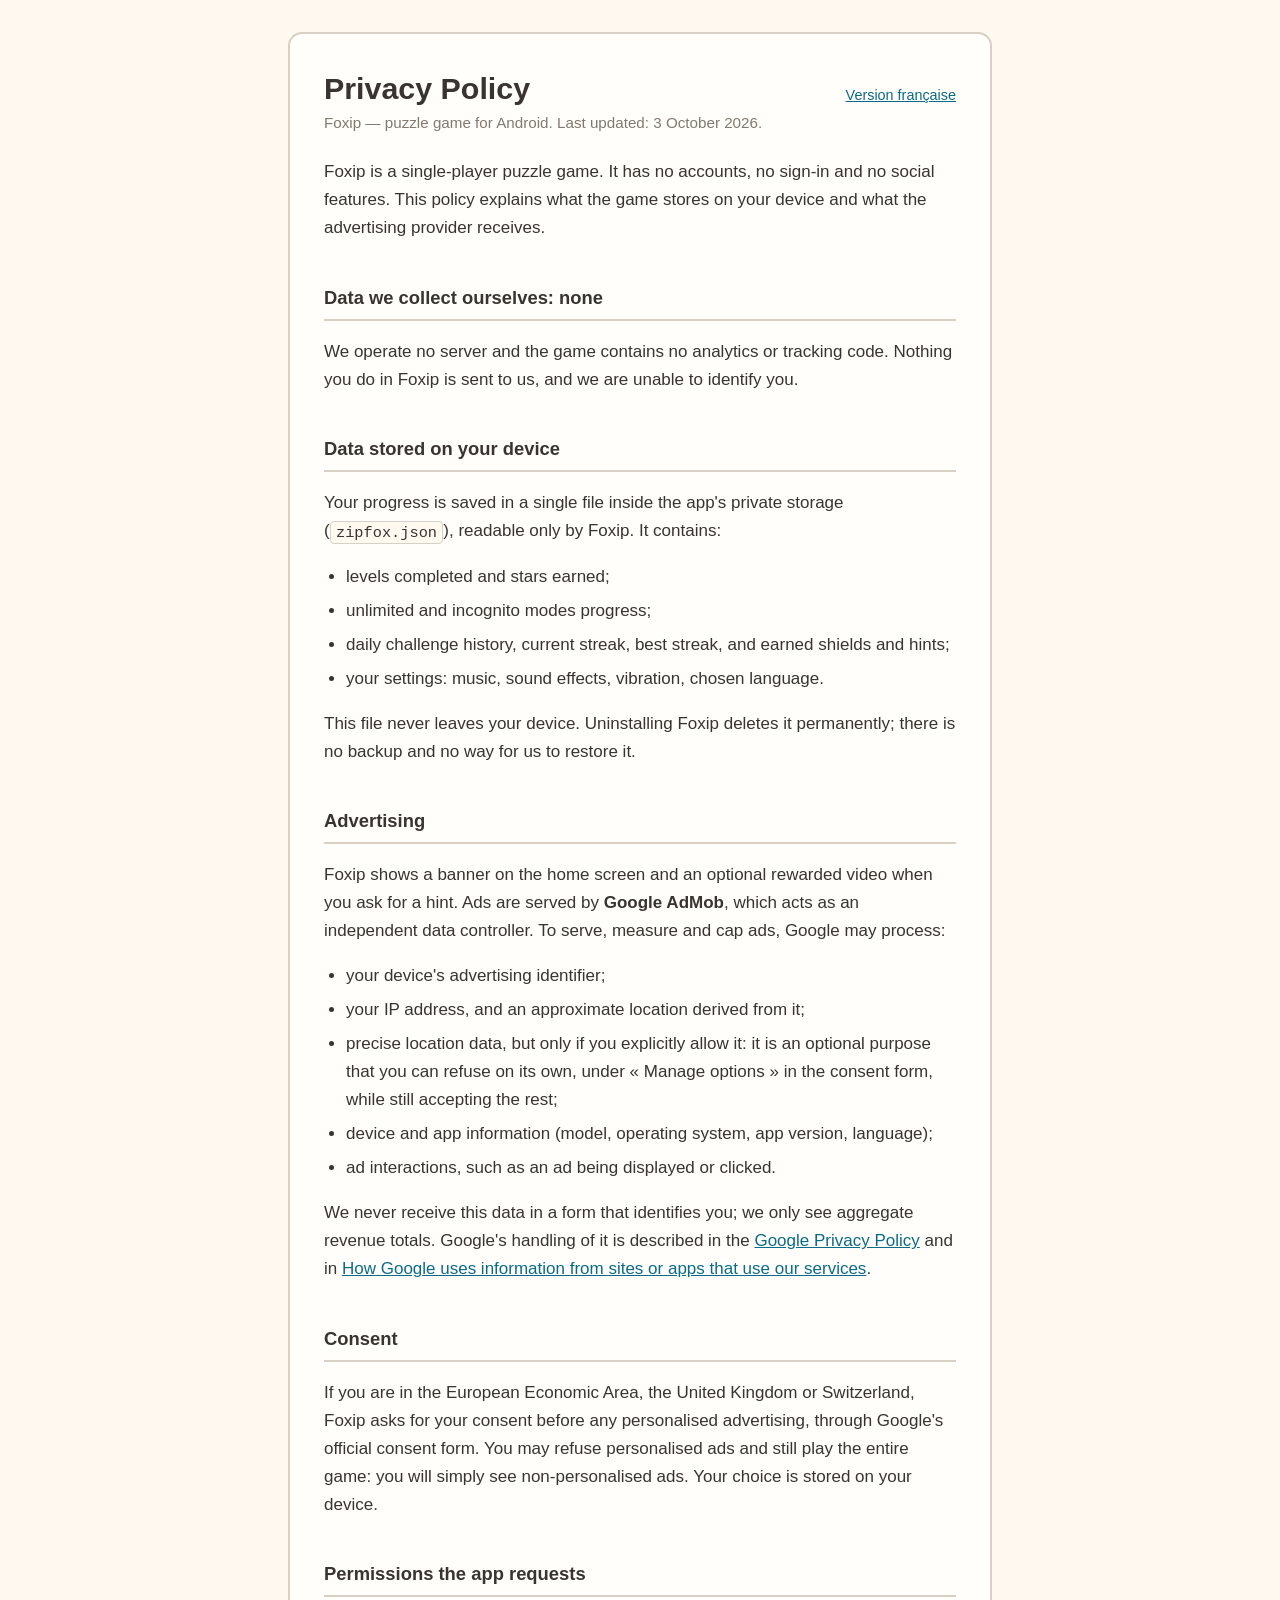
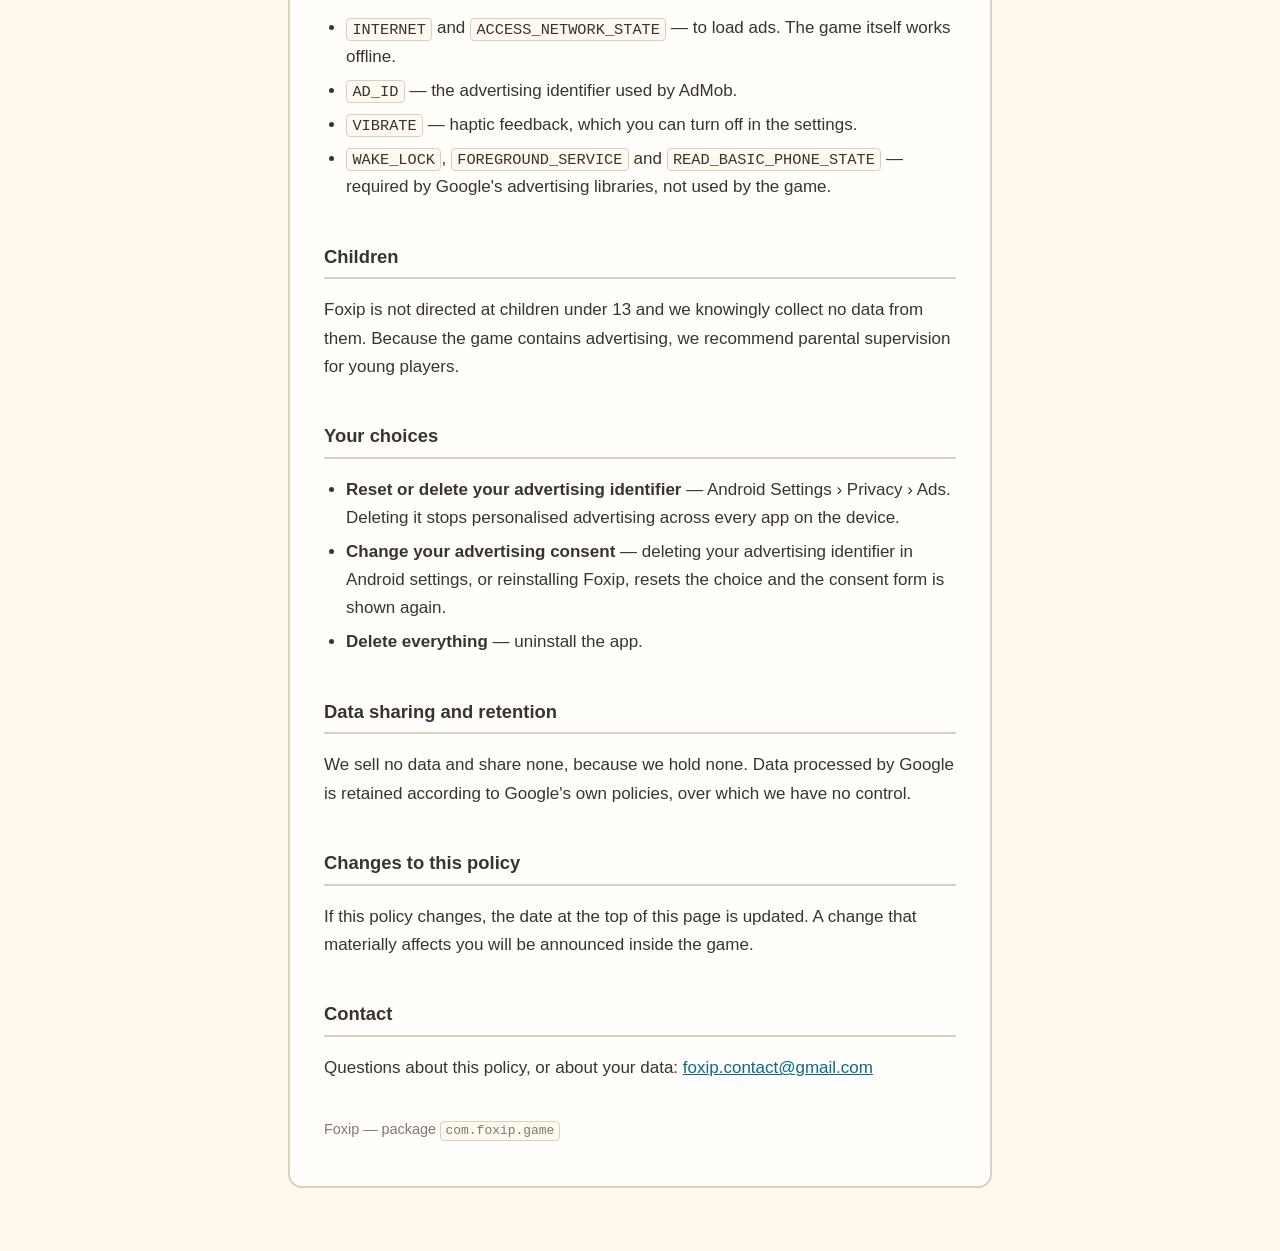
<file: index.html>
<!doctype html>
<html lang="en">
<head>
<meta charset="utf-8">
<meta name="viewport" content="width=device-width, initial-scale=1">
<title>Foxip — Privacy Policy</title>
<link rel="stylesheet" href="style.css">
</head>
<body>
<main>
  <p class="lang"><a href="fr.html">Version française</a></p>
  <h1>Privacy Policy</h1>
  <p class="date">Foxip — puzzle game for Android. Last updated: 3 October 2026.</p>

  <p>Foxip is a single-player puzzle game. It has no accounts, no sign-in and no
  social features. This policy explains what the game stores on your device and
  what the advertising provider receives.</p>

  <h2>Data we collect ourselves: none</h2>
  <p>We operate no server and the game contains no analytics or tracking code.
  Nothing you do in Foxip is sent to us, and we are unable to identify you.</p>

  <h2>Data stored on your device</h2>
  <p>Your progress is saved in a single file inside the app's private storage
  (<code>zipfox.json</code>), readable only by Foxip. It contains:</p>
  <ul>
    <li>levels completed and stars earned;</li>
    <li>unlimited and incognito modes progress;</li>
    <li>daily challenge history, current streak, best streak, and earned
        shields and hints;</li>
    <li>your settings: music, sound effects, vibration, chosen language.</li>
  </ul>
  <p>This file never leaves your device. Uninstalling Foxip deletes it
  permanently; there is no backup and no way for us to restore it.</p>

  <h2>Advertising</h2>
  <p>Foxip shows a banner on the home screen and an optional rewarded video when
  you ask for a hint. Ads are served by <strong>Google AdMob</strong>, which acts
  as an independent data controller. To serve, measure and cap ads, Google may
  process:</p>
  <ul>
    <li>your device's advertising identifier;</li>
    <li>your IP address, and an approximate location derived from it;</li>
    <li>precise location data, but only if you explicitly allow it: it is an
        optional purpose that you can refuse on its own, under
        &laquo;&nbsp;Manage options&nbsp;&raquo; in the consent form, while still
        accepting the rest;</li>
    <li>device and app information (model, operating system, app version,
        language);</li>
    <li>ad interactions, such as an ad being displayed or clicked.</li>
  </ul>
  <p>We never receive this data in a form that identifies you; we only see
  aggregate revenue totals. Google's handling of it is described in the
  <a href="https://policies.google.com/privacy">Google Privacy Policy</a> and in
  <a href="https://policies.google.com/technologies/partner-sites">How Google
  uses information from sites or apps that use our services</a>.</p>

  <h2>Consent</h2>
  <p>If you are in the European Economic Area, the United Kingdom or
  Switzerland, Foxip asks for your consent before any personalised advertising,
  through Google's official consent form. You may refuse personalised ads and
  still play the entire game: you will simply see non-personalised ads. Your
  choice is stored on your device.</p>

  <h2>Permissions the app requests</h2>
  <ul>
    <li><code>INTERNET</code> and <code>ACCESS_NETWORK_STATE</code> — to load
        ads. The game itself works offline.</li>
    <li><code>AD_ID</code> — the advertising identifier used by AdMob.</li>
    <li><code>VIBRATE</code> — haptic feedback, which you can turn off in the
        settings.</li>
    <li><code>WAKE_LOCK</code>, <code>FOREGROUND_SERVICE</code> and
        <code>READ_BASIC_PHONE_STATE</code> — required by Google's advertising
        libraries, not used by the game.</li>
  </ul>

  <h2>Children</h2>
  <p>Foxip is not directed at children under 13 and we knowingly collect no data
  from them. Because the game contains advertising, we recommend parental
  supervision for young players.</p>

  <h2>Your choices</h2>
  <ul>
    <li><strong>Reset or delete your advertising identifier</strong> — Android
        Settings › Privacy › Ads. Deleting it stops personalised advertising
        across every app on the device.</li>
    <li><strong>Change your advertising consent</strong> — deleting your
        advertising identifier in Android settings, or reinstalling Foxip, resets
        the choice and the consent form is shown again.</li>
    <li><strong>Delete everything</strong> — uninstall the app.</li>
  </ul>

  <h2>Data sharing and retention</h2>
  <p>We sell no data and share none, because we hold none. Data processed by
  Google is retained according to Google's own policies, over which we have no
  control.</p>

  <h2>Changes to this policy</h2>
  <p>If this policy changes, the date at the top of this page is updated. A
  change that materially affects you will be announced inside the game.</p>

  <h2>Contact</h2>
  <p>Questions about this policy, or about your data:
  <a href="mailto:foxip.contact@gmail.com">foxip.contact@gmail.com</a></p>

  <footer>Foxip — package <code>com.foxip.game</code></footer>
</main>
</body>
</html>
</file>
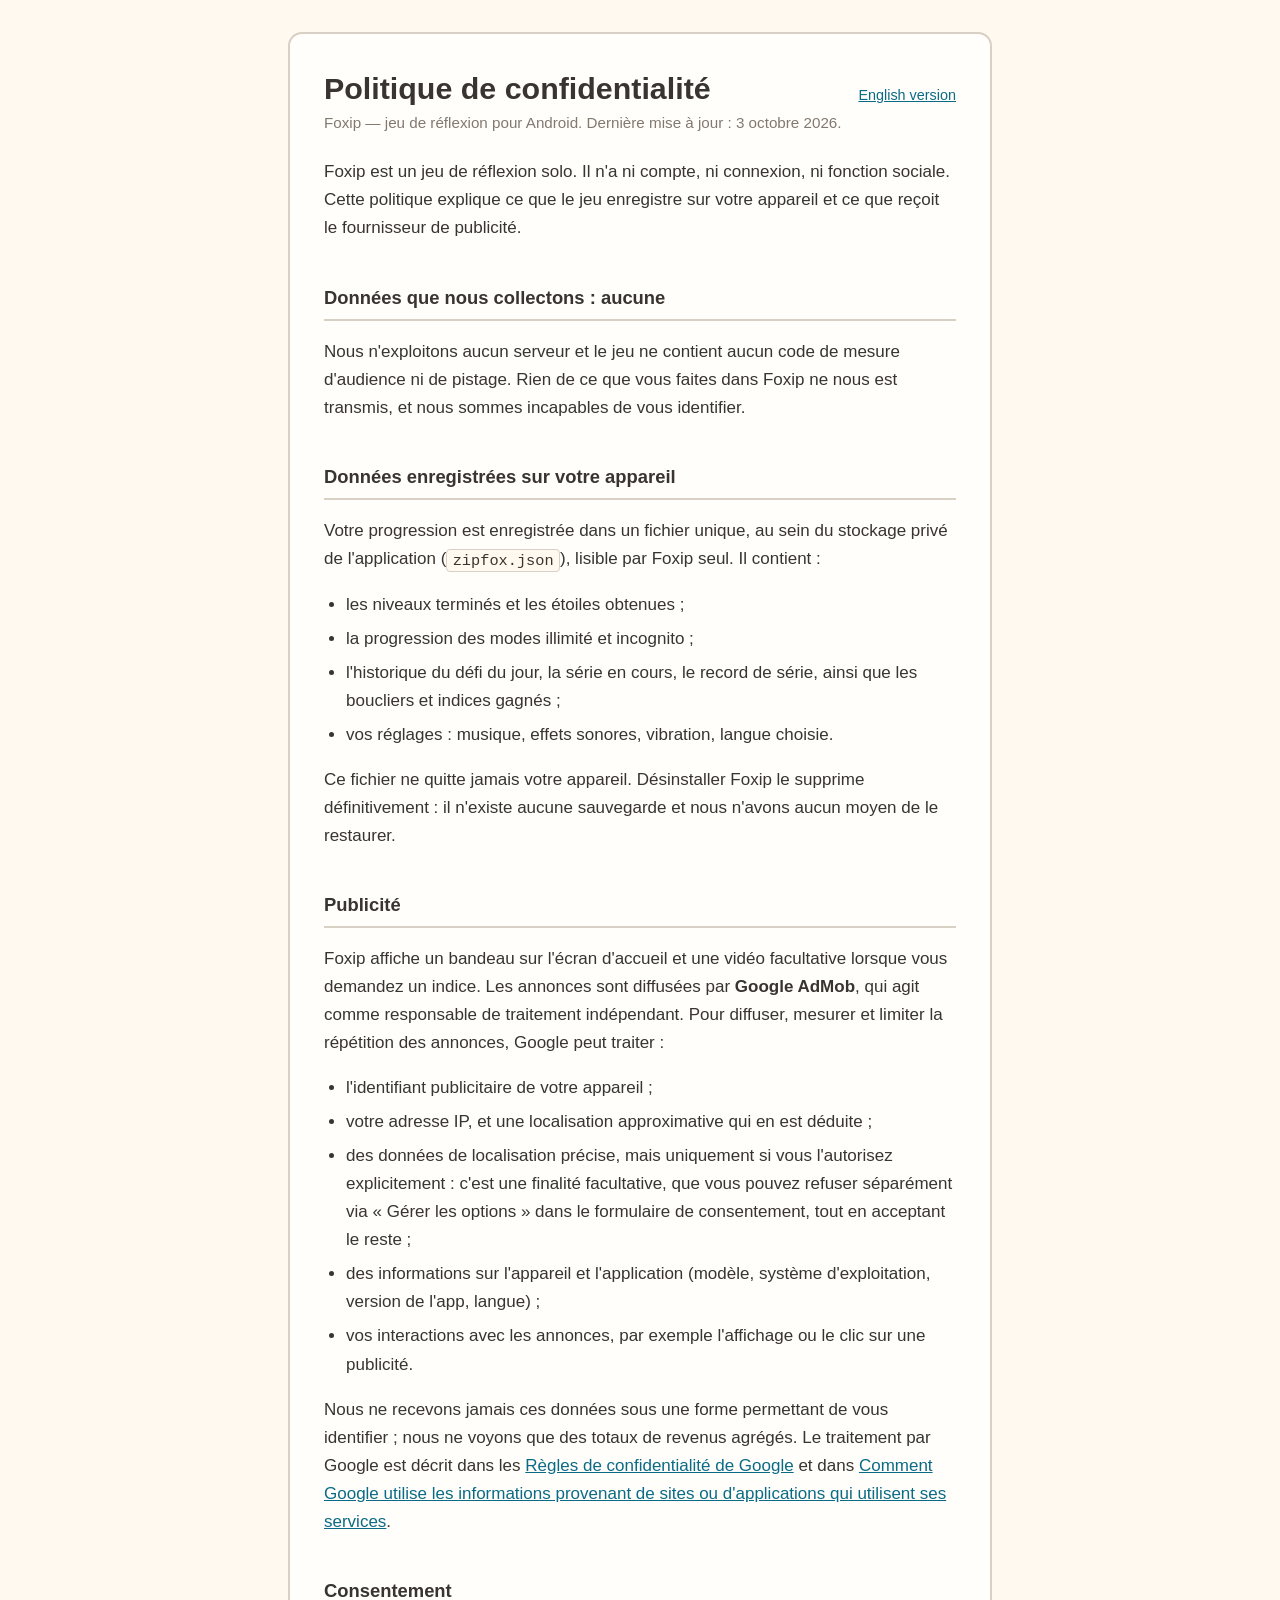
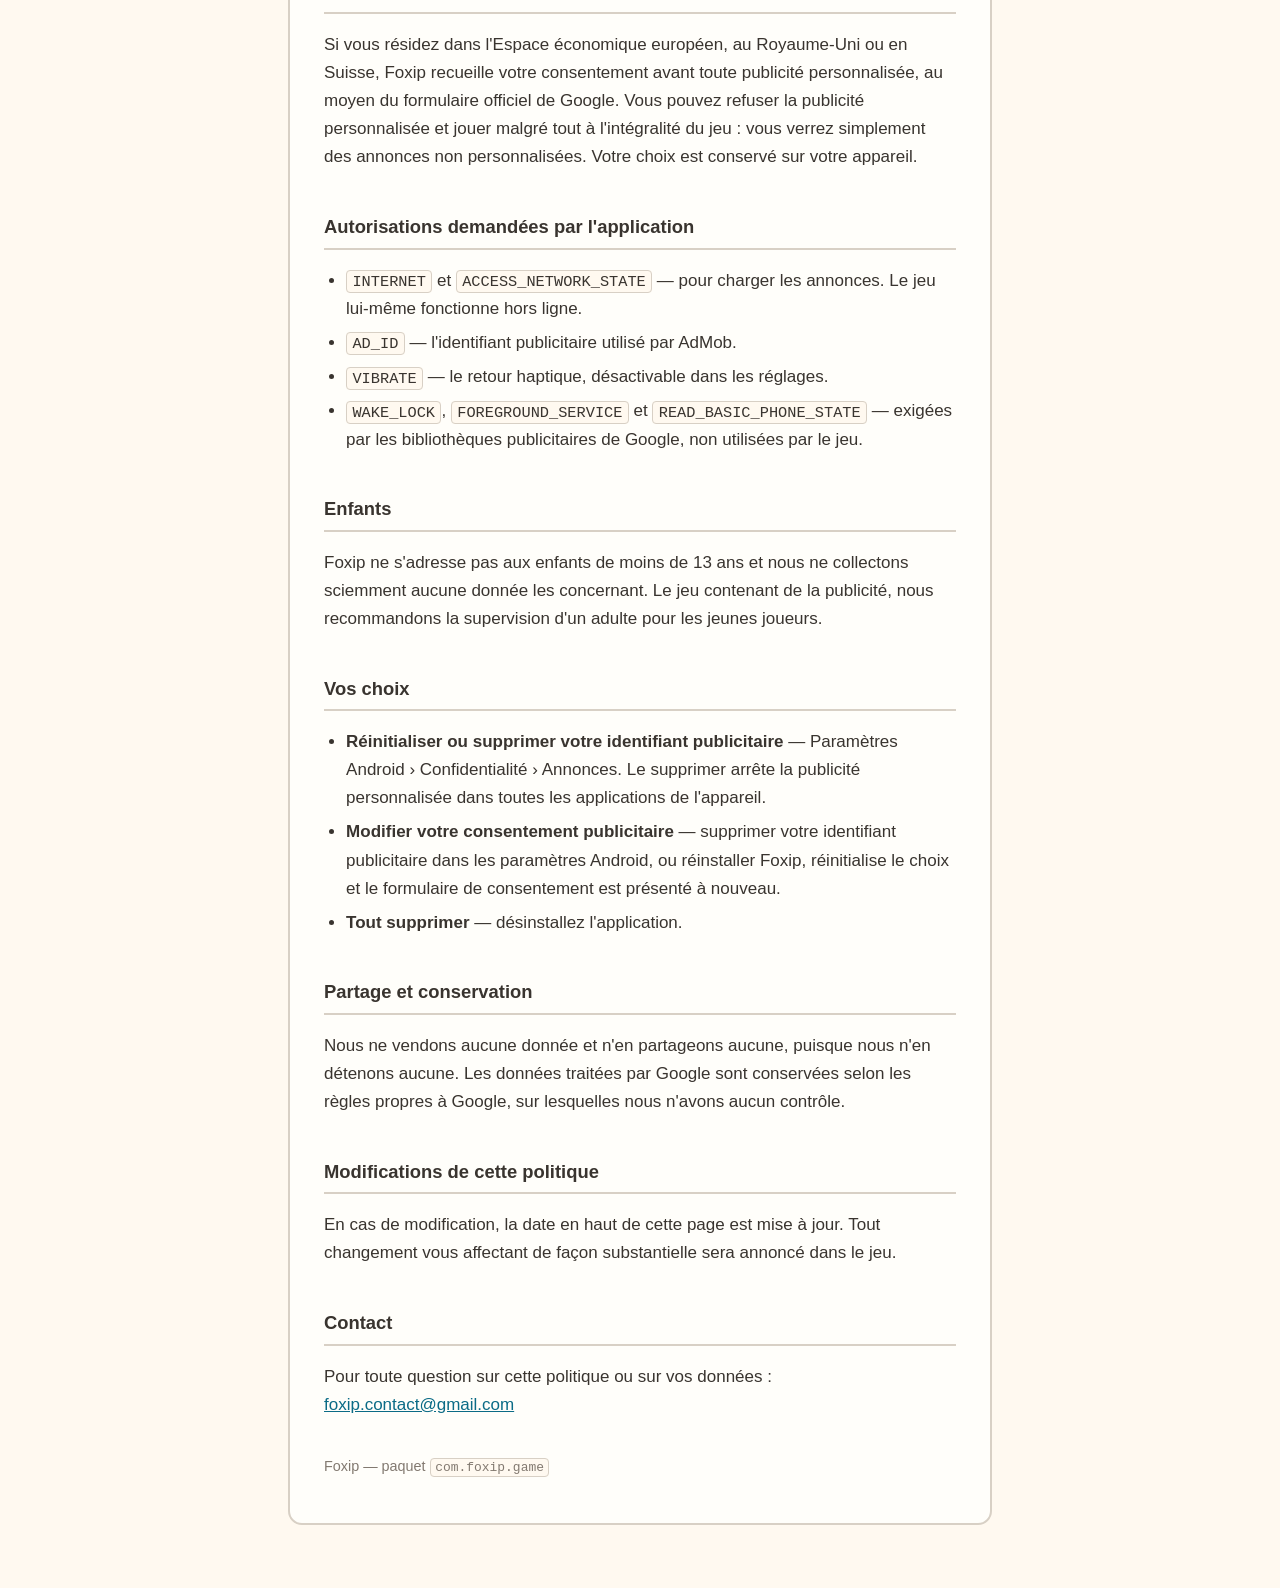
<file: fr.html>
<!doctype html>
<html lang="fr">
<head>
<meta charset="utf-8">
<meta name="viewport" content="width=device-width, initial-scale=1">
<title>Foxip — Politique de confidentialité</title>
<link rel="stylesheet" href="style.css">
</head>
<body>
<main>
  <p class="lang"><a href="index.html">English version</a></p>
  <h1>Politique de confidentialité</h1>
  <p class="date">Foxip — jeu de réflexion pour Android. Dernière mise à jour :
  3 octobre 2026.</p>

  <p>Foxip est un jeu de réflexion solo. Il n'a ni compte, ni connexion, ni
  fonction sociale. Cette politique explique ce que le jeu enregistre sur votre
  appareil et ce que reçoit le fournisseur de publicité.</p>

  <h2>Données que nous collectons : aucune</h2>
  <p>Nous n'exploitons aucun serveur et le jeu ne contient aucun code de mesure
  d'audience ni de pistage. Rien de ce que vous faites dans Foxip ne nous est
  transmis, et nous sommes incapables de vous identifier.</p>

  <h2>Données enregistrées sur votre appareil</h2>
  <p>Votre progression est enregistrée dans un fichier unique, au sein du
  stockage privé de l'application (<code>zipfox.json</code>), lisible par Foxip
  seul. Il contient :</p>
  <ul>
    <li>les niveaux terminés et les étoiles obtenues ;</li>
    <li>la progression des modes illimité et incognito ;</li>
    <li>l'historique du défi du jour, la série en cours, le record de série,
        ainsi que les boucliers et indices gagnés ;</li>
    <li>vos réglages : musique, effets sonores, vibration, langue choisie.</li>
  </ul>
  <p>Ce fichier ne quitte jamais votre appareil. Désinstaller Foxip le supprime
  définitivement : il n'existe aucune sauvegarde et nous n'avons aucun moyen de
  le restaurer.</p>

  <h2>Publicité</h2>
  <p>Foxip affiche un bandeau sur l'écran d'accueil et une vidéo facultative
  lorsque vous demandez un indice. Les annonces sont diffusées par
  <strong>Google AdMob</strong>, qui agit comme responsable de traitement
  indépendant. Pour diffuser, mesurer et limiter la répétition des annonces,
  Google peut traiter :</p>
  <ul>
    <li>l'identifiant publicitaire de votre appareil ;</li>
    <li>votre adresse IP, et une localisation approximative qui en est
        déduite ;</li>
    <li>des données de localisation précise, mais uniquement si vous l'autorisez
        explicitement : c'est une finalité facultative, que vous pouvez refuser
        séparément via «&nbsp;Gérer les options&nbsp;» dans le formulaire de
        consentement, tout en acceptant le reste ;</li>
    <li>des informations sur l'appareil et l'application (modèle, système
        d'exploitation, version de l'app, langue) ;</li>
    <li>vos interactions avec les annonces, par exemple l'affichage ou le clic
        sur une publicité.</li>
  </ul>
  <p>Nous ne recevons jamais ces données sous une forme permettant de vous
  identifier ; nous ne voyons que des totaux de revenus agrégés. Le traitement
  par Google est décrit dans les
  <a href="https://policies.google.com/privacy">Règles de confidentialité de
  Google</a> et dans
  <a href="https://policies.google.com/technologies/partner-sites">Comment
  Google utilise les informations provenant de sites ou d'applications qui
  utilisent ses services</a>.</p>

  <h2>Consentement</h2>
  <p>Si vous résidez dans l'Espace économique européen, au Royaume-Uni ou en
  Suisse, Foxip recueille votre consentement avant toute publicité personnalisée,
  au moyen du formulaire officiel de Google. Vous pouvez refuser la publicité
  personnalisée et jouer malgré tout à l'intégralité du jeu : vous verrez
  simplement des annonces non personnalisées. Votre choix est conservé sur votre
  appareil.</p>

  <h2>Autorisations demandées par l'application</h2>
  <ul>
    <li><code>INTERNET</code> et <code>ACCESS_NETWORK_STATE</code> — pour
        charger les annonces. Le jeu lui-même fonctionne hors ligne.</li>
    <li><code>AD_ID</code> — l'identifiant publicitaire utilisé par AdMob.</li>
    <li><code>VIBRATE</code> — le retour haptique, désactivable dans les
        réglages.</li>
    <li><code>WAKE_LOCK</code>, <code>FOREGROUND_SERVICE</code> et
        <code>READ_BASIC_PHONE_STATE</code> — exigées par les bibliothèques
        publicitaires de Google, non utilisées par le jeu.</li>
  </ul>

  <h2>Enfants</h2>
  <p>Foxip ne s'adresse pas aux enfants de moins de 13 ans et nous ne collectons
  sciemment aucune donnée les concernant. Le jeu contenant de la publicité, nous
  recommandons la supervision d'un adulte pour les jeunes joueurs.</p>

  <h2>Vos choix</h2>
  <ul>
    <li><strong>Réinitialiser ou supprimer votre identifiant publicitaire</strong>
        — Paramètres Android › Confidentialité › Annonces. Le supprimer arrête la
        publicité personnalisée dans toutes les applications de l'appareil.</li>
    <li><strong>Modifier votre consentement publicitaire</strong> — supprimer
        votre identifiant publicitaire dans les paramètres Android, ou
        réinstaller Foxip, réinitialise le choix et le formulaire de
        consentement est présenté à nouveau.</li>
    <li><strong>Tout supprimer</strong> — désinstallez l'application.</li>
  </ul>

  <h2>Partage et conservation</h2>
  <p>Nous ne vendons aucune donnée et n'en partageons aucune, puisque nous n'en
  détenons aucune. Les données traitées par Google sont conservées selon les
  règles propres à Google, sur lesquelles nous n'avons aucun contrôle.</p>

  <h2>Modifications de cette politique</h2>
  <p>En cas de modification, la date en haut de cette page est mise à jour. Tout
  changement vous affectant de façon substantielle sera annoncé dans le jeu.</p>

  <h2>Contact</h2>
  <p>Pour toute question sur cette politique ou sur vos données :
  <a href="mailto:foxip.contact@gmail.com">foxip.contact@gmail.com</a></p>

  <footer>Foxip — paquet <code>com.foxip.game</code></footer>
</main>
</body>
</html>
</file>
<file: style.css>
:root {
  --bg: #FFF9F0;
  --card: #FFFEFA;
  --line: #D8D0C5;
  --text: #39342F;
  --text2: #827970;
  --accent: #F5A65B;
}
* { box-sizing: border-box; }
body {
  margin: 0;
  padding: 32px 16px 64px;
  background: var(--bg);
  color: var(--text);
  font: 17px/1.65 -apple-system, "Segoe UI", Roboto, Helvetica, Arial, sans-serif;
}
main {
  max-width: 44rem;
  margin: 0 auto;
  background: var(--card);
  border: 2px solid var(--line);
  border-radius: 14px;
  padding: 36px 34px 44px;
}
h1 { font-size: 1.9rem; line-height: 1.2; margin: 0 0 4px; }
h2 {
  font-size: 1.15rem;
  margin: 2.2em 0 .5em;
  padding-bottom: .3em;
  border-bottom: 2px solid var(--line);
}
.date { color: var(--text2); font-size: .95rem; margin: 0 0 1.5em; }
.lang { float: right; font-size: .9rem; }
a { color: #0b6b86; }
ul { padding-left: 1.3em; }
li { margin: .35em 0; }
code {
  background: var(--bg);
  border: 1px solid var(--line);
  border-radius: 4px;
  padding: .1em .35em;
  font-size: .9em;
}
.todo {
  background: #F7D774;
  border: 2px solid var(--accent);
  border-radius: 6px;
  padding: .15em .5em;
  font-weight: 700;
}
footer { color: var(--text2); font-size: .9rem; margin-top: 2.5em; }
@media (max-width: 480px) {
  body { padding: 16px 12px 48px; }
  main { padding: 24px 20px 32px; border-radius: 10px; }
}
</file>
